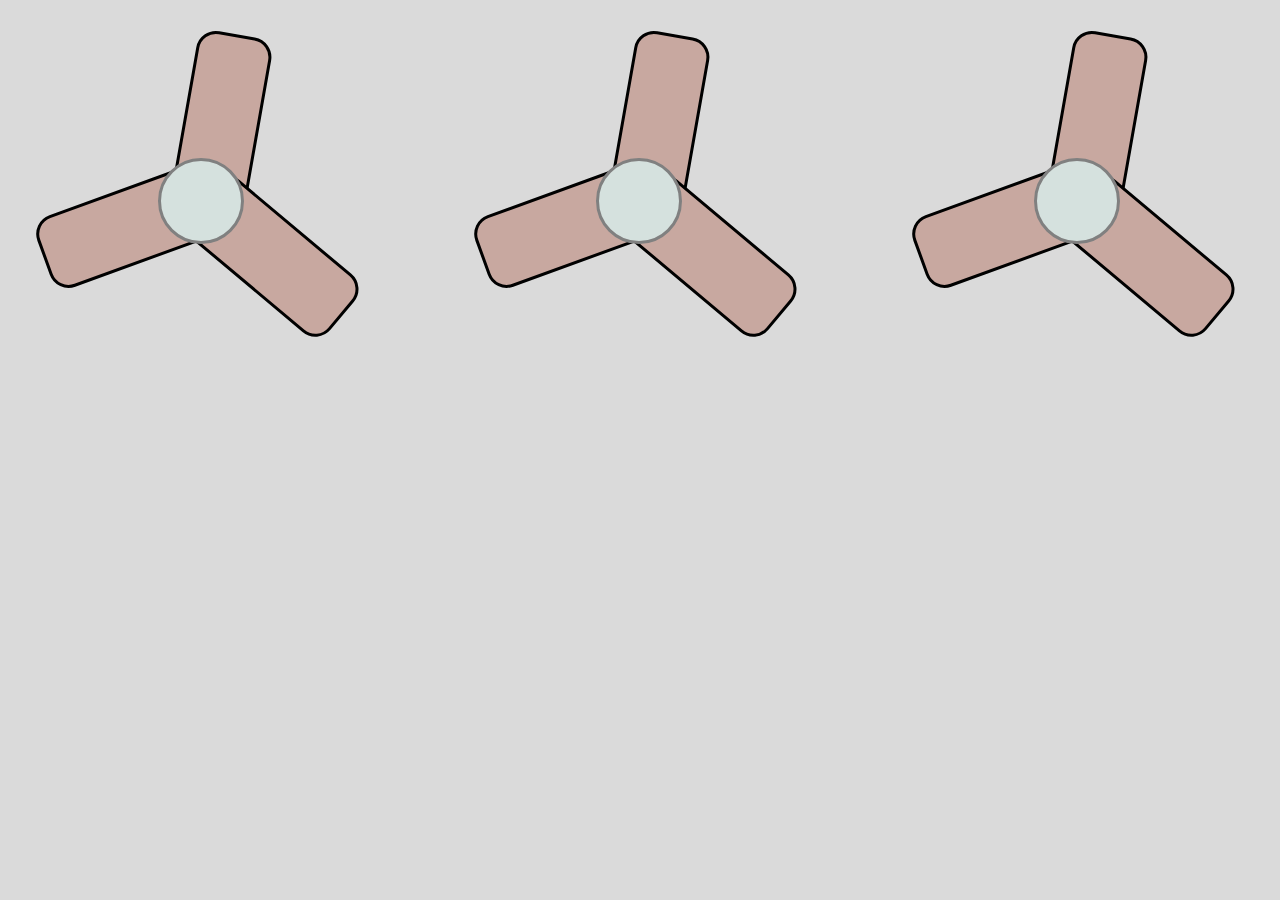
<file: fan.html>
<!DOCTYPE html>
<html lang="en">

<head>
    <meta charset="UTF-8">
    <meta name="viewport" content="width=device-width, initial-scale=1.0">
    <title>Fan Project</title>

    <style>

        body{
            background-color: rgba(128, 128, 128, 0.288);
        }

        .main-div{
            display: flex;
            justify-content: center;
            gap: 50px;
        }
        .main {
            position: relative;
            width: 400px;
            height: 400px;
            animation: rotateFan 1s linear infinite;
        }

        @keyframes rotateFan {
            0% {
                rotate: 0deg;
            }

            100% {
                rotate: 360deg;
            }
        }



        .fan-circle {
            height: 80px;
            width: 80px;
            border-radius: 100%;
            background-color: #d5e1de;
            border: 3px solid grey;
            position: absolute;
            top: 150px;
            left: 150px;
            z-index: 10;
        }

        .fan1 {
            background-color: #C8A8A0;
            border: 3px solid black;
            height: 70px;
            width: 180px;
            border-radius: 20px;
            position: absolute;
            top: 180px;
            left: 30px;
            rotate: 160deg;
        }

        .fan2 {
            background-color: #C8A8A0;
            border: 3px solid black;
            height: 70px;
            width: 180px;
            border-radius: 20px;
            position: absolute;
            top: 80px;
            left: 120px;
            rotate: 100deg;
        }

        .fan3 {
            background-color: #C8A8A0;
            border: 3px solid black;
            height: 70px;
            width: 180px;
            border-radius: 20px;
            position: absolute;
            top: 210px;
            left: 170px;
            rotate: 220deg;
        }
    </style>
</head>

<body>

    <div class="main-div">
        <div class="main">
            <div class="fan1"></div>
            <div class="fan2"></div>
            <div class="fan3"></div>
            <div class="fan-circle"></div>
        </div>

        <div class="main">
            <div class="fan1"></div>
            <div class="fan2"></div>
            <div class="fan3"></div>
            <div class="fan-circle"></div>
        </div>

        <div class="main">
            <div class="fan1"></div>
            <div class="fan2"></div>
            <div class="fan3"></div>
            <div class="fan-circle"></div>
        </div>
    </div>

</body>

</html>
</file>
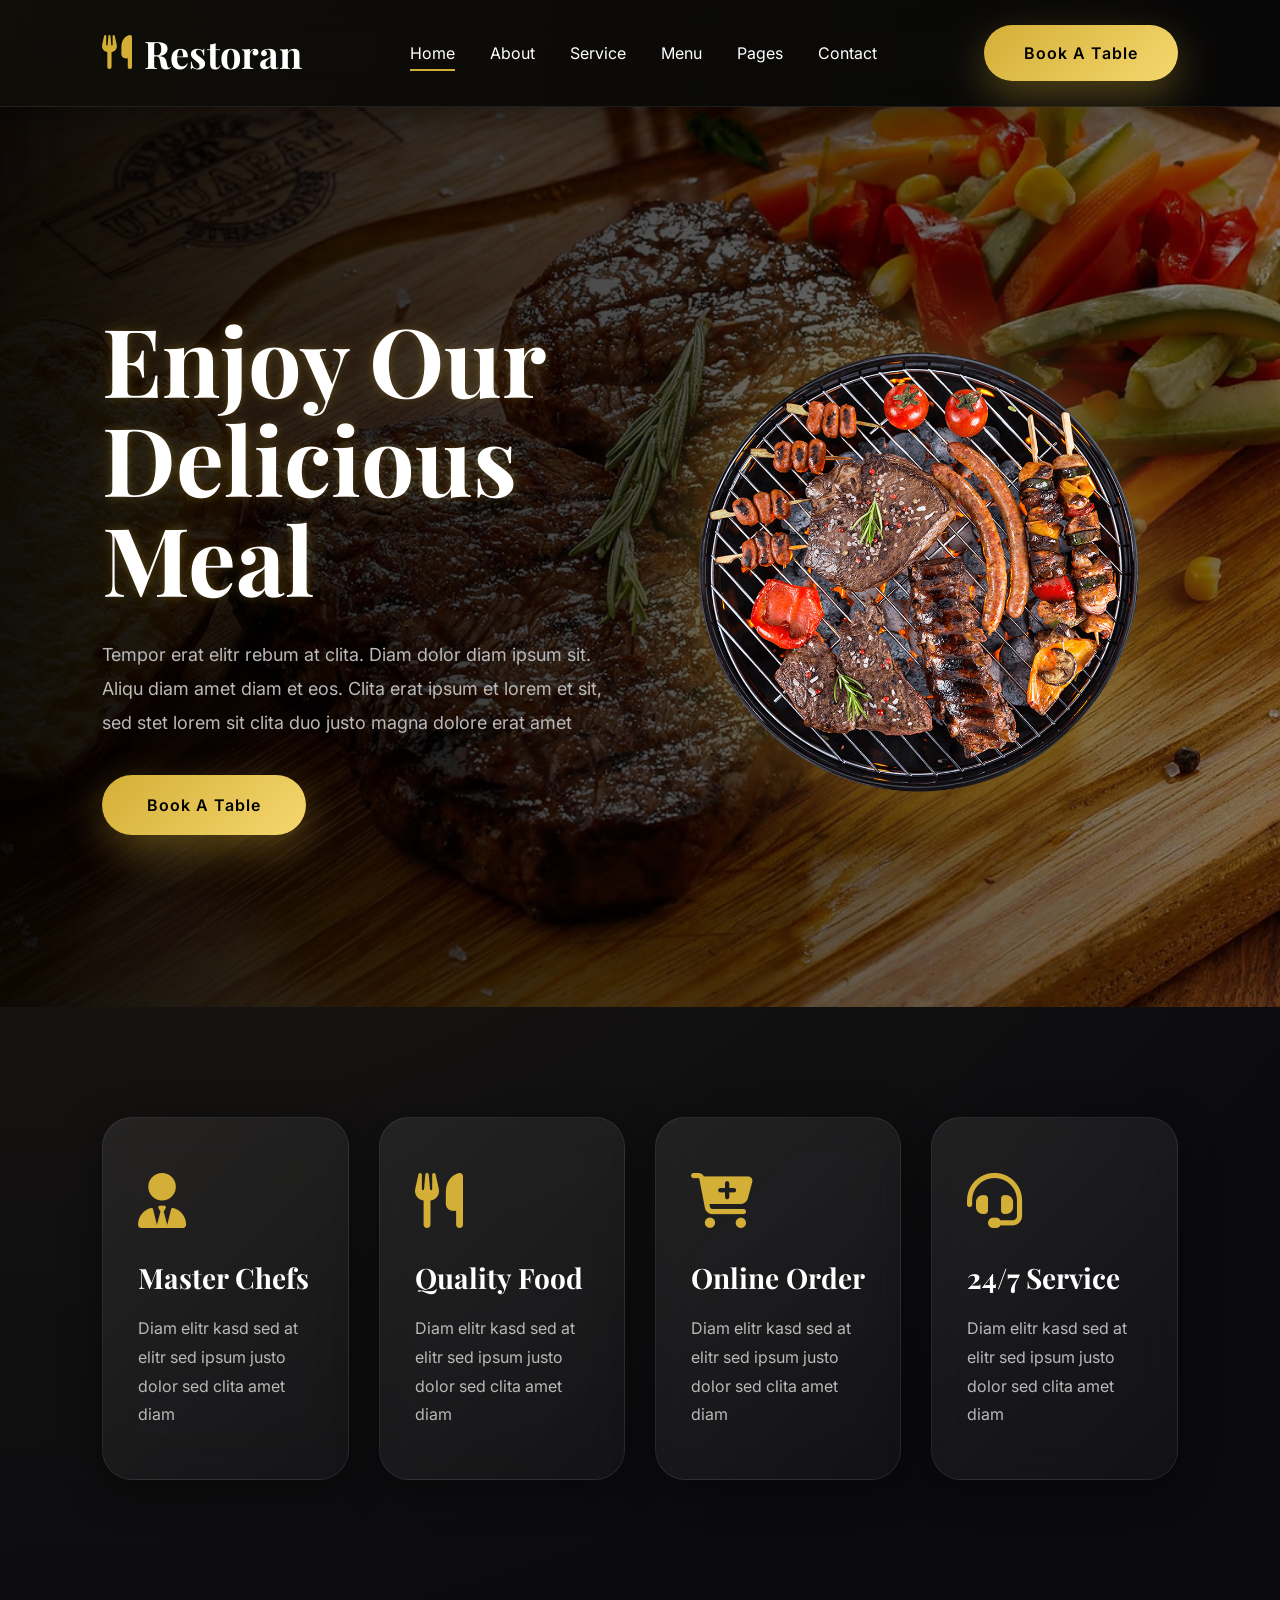
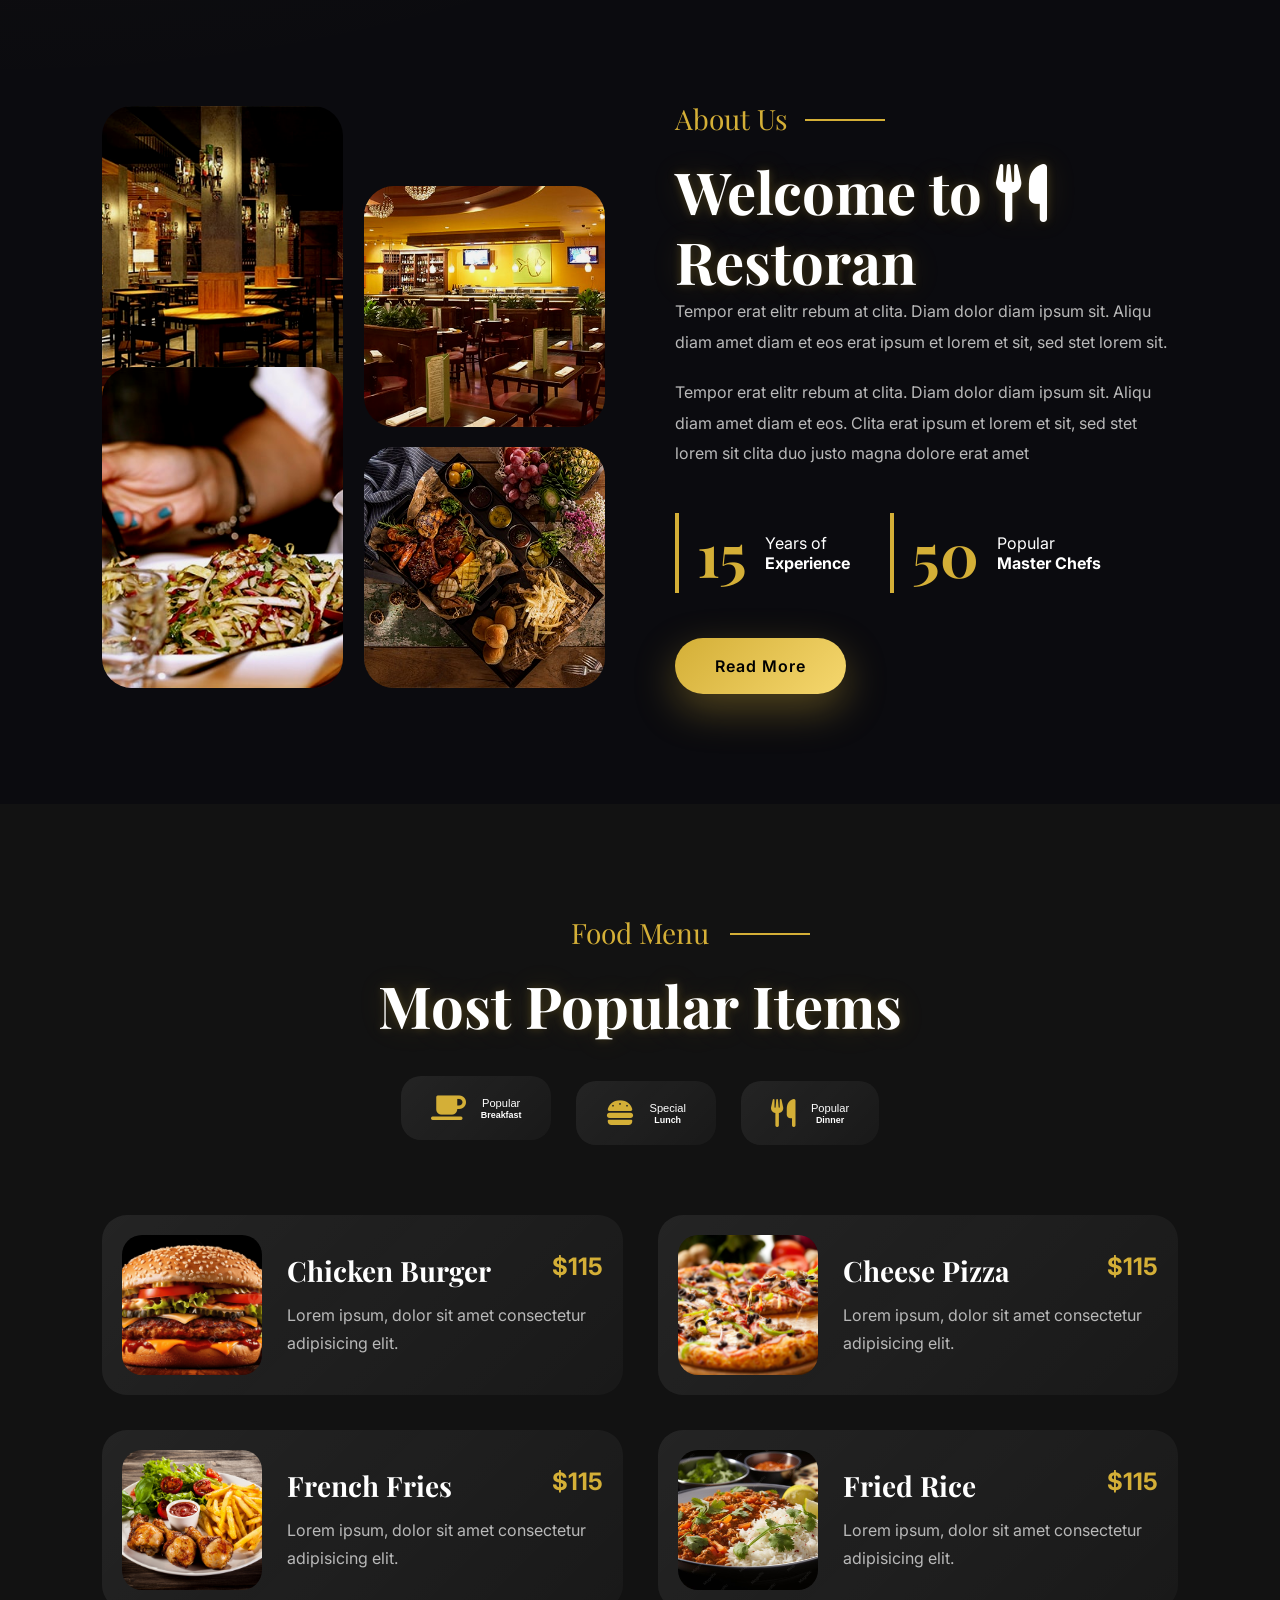
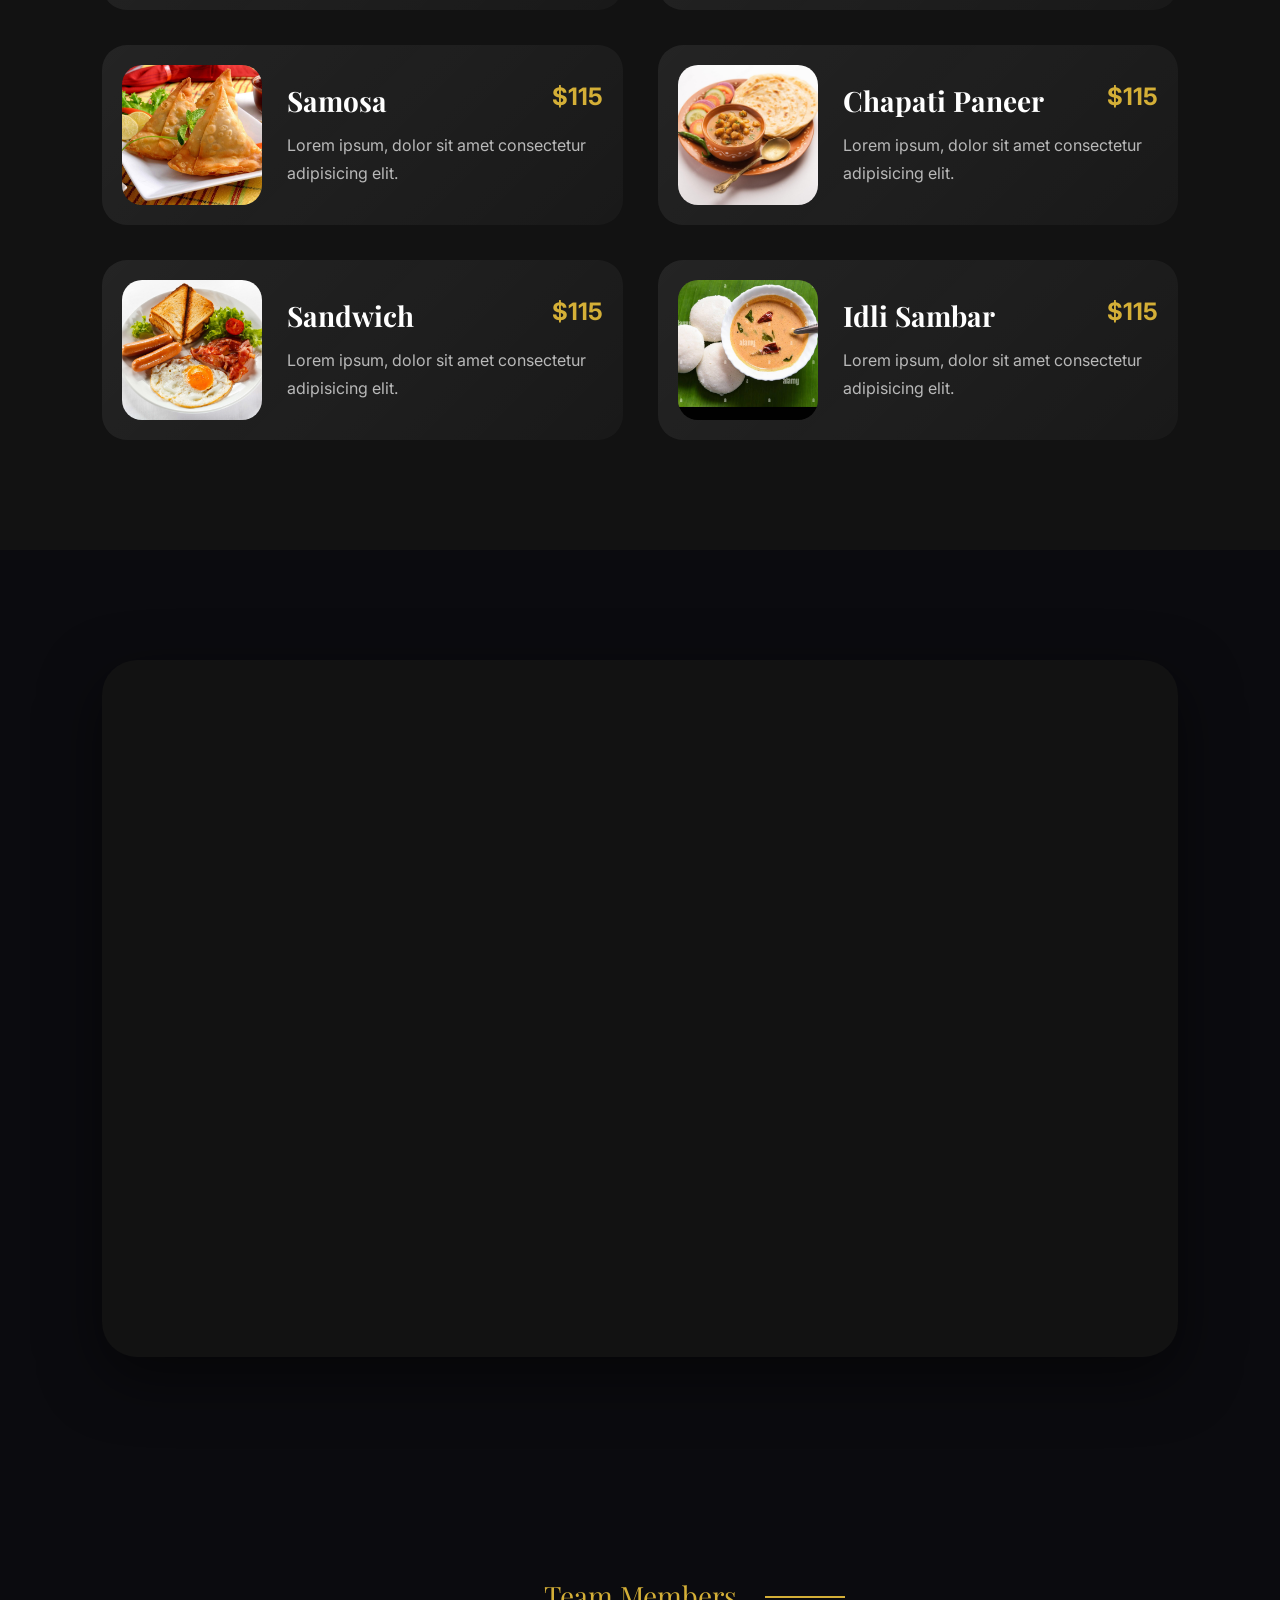
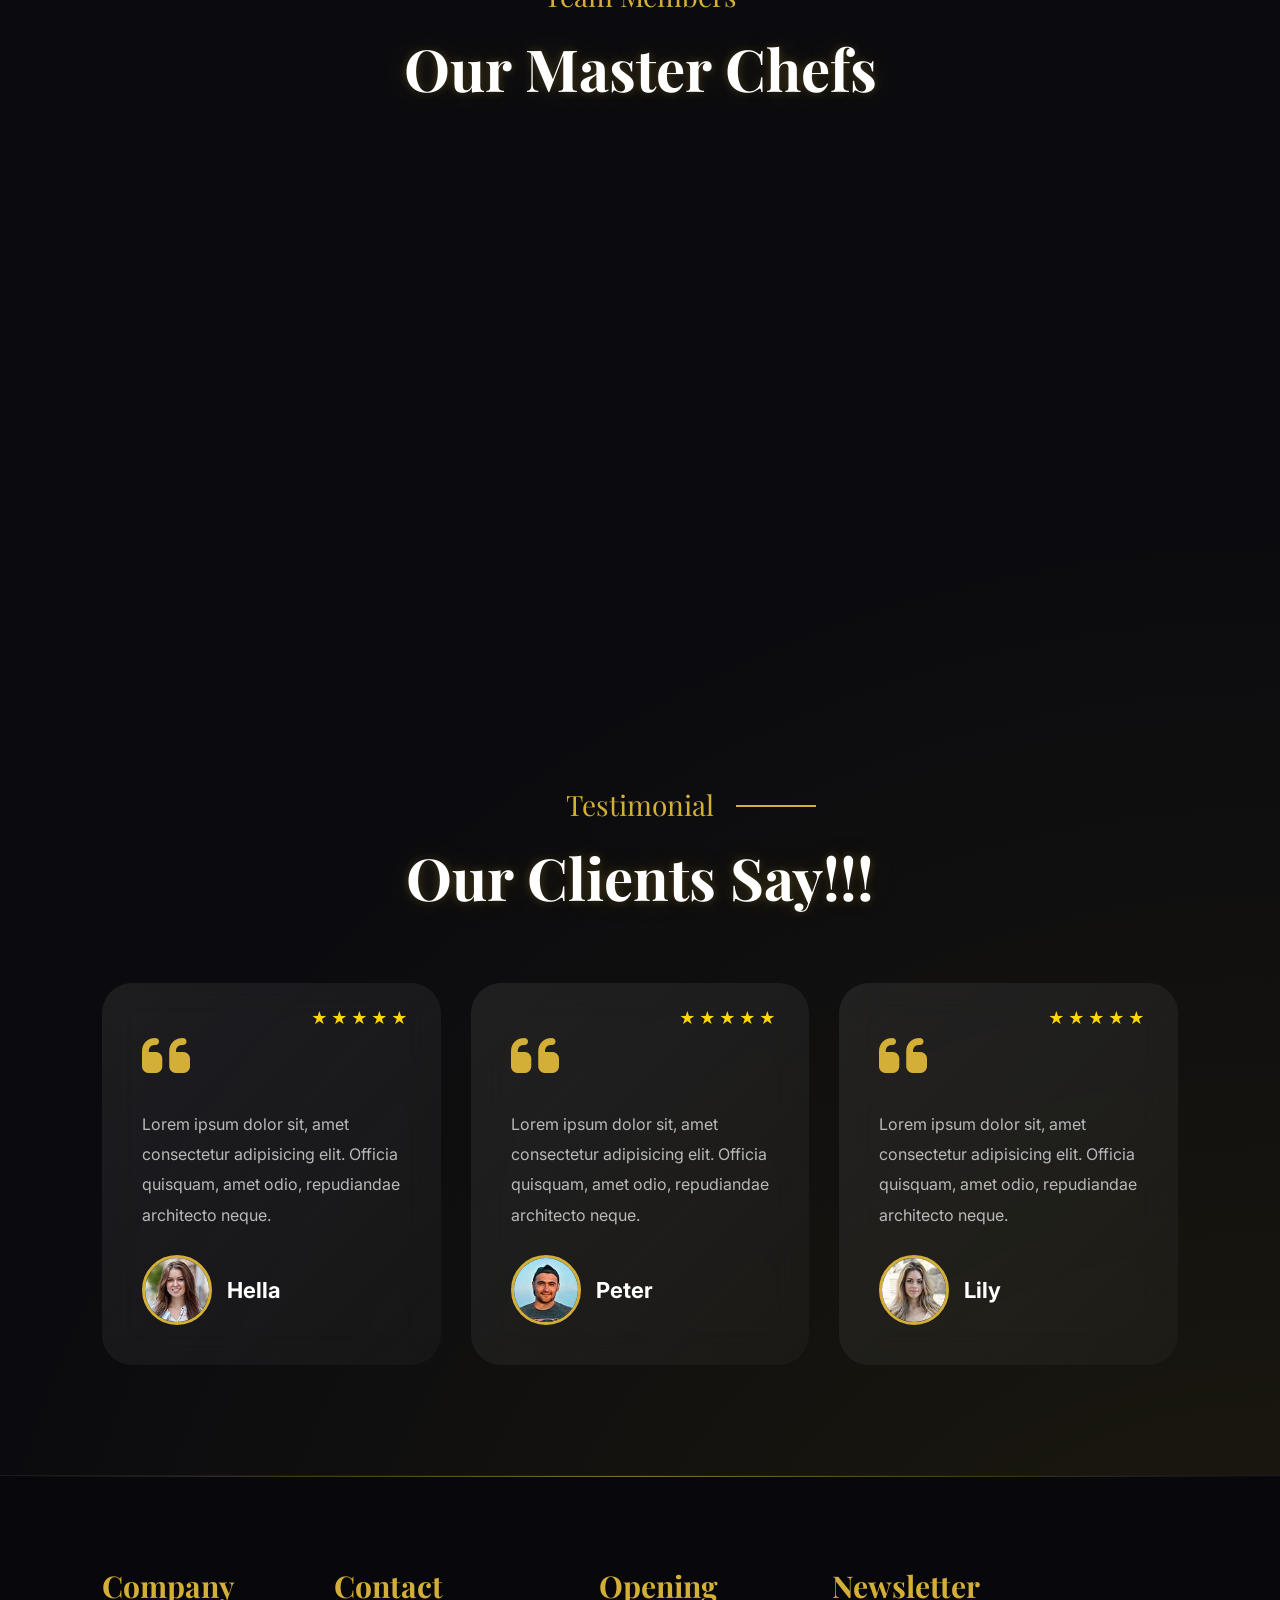
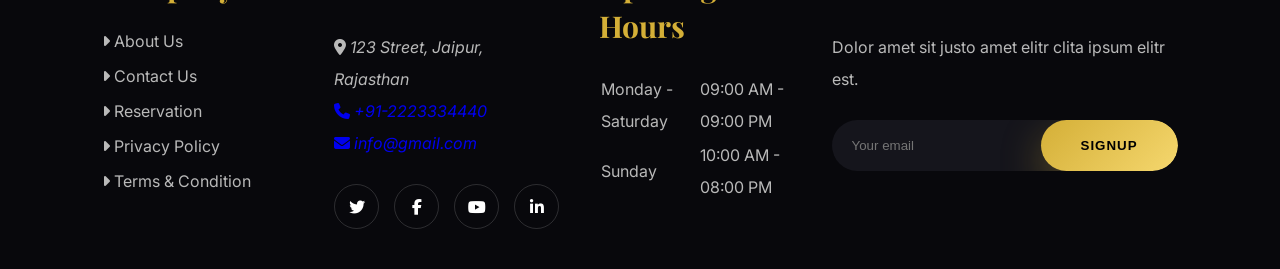
<file: newsite.html>
<!DOCTYPE html>
<html lang="en">

<head>
    <meta charset="UTF-8">
    <meta name="viewport" content="width=device-width, initial-scale=1.0">
    <title>Restoran | Premium Dining Experience</title>
    <!-- Font Awesome 6+ via CDN -->
    <link rel="stylesheet" href="https://cdnjs.cloudflare.com/ajax/libs/font-awesome/6.4.0/css/all.min.css" />
    <!-- Google Fonts: Inter & Playfair Display for a ultra-luxurious typography look -->
    <link rel="preconnect" href="https://fonts.googleapis.com">
    <link rel="preconnect" href="https://fonts.gstatic.com" crossorigin>
    <link href="https://fonts.googleapis.com/css2?family=Inter:wght@300;400;500;600&family=Playfair+Display:ital,wght@0,400;0,700;1,400&display=swap" rel="stylesheet">
    <!-- Animate.css -->
    <link rel="stylesheet" href="https://cdnjs.cloudflare.com/ajax/libs/animate.css/4.1.1/animate.min.css" />
    <link rel="stylesheet" href="./newsite.css">
</head>

<body>

    <div class="site-wrapper">

        <!-- HEADER SECTION -->
        <header class="header">
            <div class="header__logo">
                <i class="fa-solid fa-utensils"></i>
                <span class="header__brand">Restoran</span>
            </div>
            <nav class="header__nav">
                <ul class="header__menu">
                    <li class="header__item"><a href="#" class="header__link header__link--active">Home</a></li>
                    <li class="header__item"><a href="#" class="header__link">About</a></li>
                    <li class="header__item"><a href="#" class="header__link">Service</a></li>
                    <li class="header__item"><a href="#" class="header__link">Menu</a></li>
                    <li class="header__item"><a href="#" class="header__link">Pages</a></li>
                    <li class="header__item"><a href="#" class="header__link">Contact</a></li>
                </ul>
            </nav>
            <div class="header__action">
                <a href="#reservation" class="btn btn--primary">Book A Table</a>
            </div>
        </header>

        <main>
            <!-- HERO / BANNER SECTION -->
            <section class="hero">
                <div class="hero__bg">
                    <img src="./bg-hero.jpg" alt="Restaurant Ambiance Background">
                </div>
                <div class="hero__container">
                    <div class="hero__content wow animate__animated animate__fadeInUp" data-wow-delay="0.2s">
                        <h1 class="hero__title">Enjoy Our<br>Delicious Meal</h1>
                        <p class="hero__description">Tempor erat elitr rebum at clita. Diam dolor diam ipsum sit. Aliqu diam amet diam et eos. Clita erat ipsum et lorem et sit, sed stet lorem sit clita duo justo magna dolore erat amet</p>
                        <a href="#reservation" class="btn btn--primary btn--large">Book A Table</a>
                    </div>
                    <div class="hero__graphic-wrap">
                        <img src="./hero img.png" alt="Signature Gourmet Dish" class="hero__dish-img">
                    </div>
                </div>
            </section>

            <!-- FEATURES / INFO CARD SECTION -->
            <section class="features">
                <div class="features__grid">
                    <article class="feature-card wow animate__animated animate__fadeInUp" data-wow-delay="0.2s">
                        <div class="feature-card__icon"><i class="fa-solid fa-user-tie"></i></div>
                        <h2 class="feature-card__title">Master Chefs</h2>
                        <p class="feature-card__text">Diam elitr kasd sed at elitr sed ipsum justo dolor sed clita amet diam</p>
                    </article>
                    <article class="feature-card wow animate__animated animate__fadeInUp" data-wow-delay="0.4s">
                        <div class="feature-card__icon"><i class="fa-solid fa-utensils"></i></div>
                        <h2 class="feature-card__title">Quality Food</h2>
                        <p class="feature-card__text">Diam elitr kasd sed at elitr sed ipsum justo dolor sed clita amet diam</p>
                    </article>
                    <article class="feature-card wow animate__animated animate__fadeInUp" data-wow-delay="0.6s">
                        <div class="feature-card__icon"><i class="fa-solid fa-cart-plus"></i></div>
                        <h2 class="feature-card__title">Online Order</h2>
                        <p class="feature-card__text">Diam elitr kasd sed at elitr sed ipsum justo dolor sed clita amet diam</p>
                    </article>
                    <article class="feature-card wow animate__animated animate__fadeInUp" data-wow-delay="0.8s">
                        <div class="feature-card__icon"><i class="fa-solid fa-headset"></i></div>
                        <h2 class="feature-card__title">24/7 Service</h2>
                        <p class="feature-card__text">Diam elitr kasd sed at elitr sed ipsum justo dolor sed clita amet diam</p>
                    </article>
                </div>
            </section>

            <!-- ABOUT SECTION -->
            <section class="about">
                <div class="about__grid">
                    <!-- Left Dynamic Collage Group -->
                    <div class="about__collage">
                        <div class="about__img-box about__img-box--1 wow animate__animated animate__zoomIn" data-wow-duration="1.5s" data-wow-delay="0.2s">
                            <img src="./about-1.jpg" alt="Kitchen Prep">
                        </div>
                        <div class="about__img-box about__img-box--2 wow animate__animated animate__zoomIn" data-wow-duration="1.5s" data-wow-delay="0.5s">
                            <img src="./about-2.jpg" alt="Plating Dish">
                        </div>
                        <div class="about__img-box about__img-box--3 wow animate__animated animate__zoomIn" data-wow-duration="1.5s" data-wow-delay="0.2s">
                            <img src="./about-3.jpg" alt="Restaurant Interior">
                        </div>
                        <div class="about__img-box about__img-box--4 wow animate__animated animate__zoomIn" data-wow-duration="1.5s" data-wow-delay="0.5s">
                            <img src="./about-4.jpg" alt="Happy Diners">
                        </div>
                    </div>
                    
                    <!-- Right Content Group -->
                    <div class="about__content">
                        <span class="section-subtitle">About Us</span>
                        <h2 class="section-title">Welcome to <i class="fa-solid fa-utensils"></i> Restoran</h2>
                        <p class="about__text">Tempor erat elitr rebum at clita. Diam dolor diam ipsum sit. Aliqu diam amet diam et eos erat ipsum et lorem et sit, sed stet lorem sit.</p>
                        <p class="about__text">Tempor erat elitr rebum at clita. Diam dolor diam ipsum sit. Aliqu diam amet diam et eos. Clita erat ipsum et lorem et sit, sed stet lorem sit clita duo justo magna dolore erat amet</p>
                        
                        <div class="about__stats">
                            <div class="about__stat-item">
                                <span class="about__stat-number">15</span>
                                <div class="about__stat-label">
                                    <p>Years of</p>
                                    <strong>Experience</strong>
                                </div>
                            </div>
                            <div class="about__stat-item">
                                <span class="about__stat-number">50</span>
                                <div class="about__stat-label">
                                    <p>Popular</p>
                                    <strong>Master Chefs</strong>
                                </div>
                            </div>
                        </div>
                        <a href="#" class="btn btn--primary">Read More</a>
                    </div>
                </div>
            </section>

            <!-- FOOD MENU SECTION -->
            <section class="menu">
                <div class="menu__header wow animate__animated animate__fadeInUp" data-wow-delay="0.2s">
                    <span class="section-subtitle">Food Menu</span>
                    <h2 class="section-title">Most Popular Items</h2>
                    
                    <!-- Categories Nav -->
                    <div class="menu__tabs">
                        <button class="menu__tab-btn menu__tab-btn--active">
                            <i class="fa-solid fa-mug-saucer"></i>
                            <div>
                                <small>Popular</small>
                                <h6>Breakfast</h6>
                            </div>
                        </button>
                        <button class="menu__tab-btn">
                            <i class="fa-solid fa-burger"></i>
                            <div>
                                <small>Special</small>
                                <h6>Lunch</h6>
                            </div>
                        </button>
                        <button class="menu__tab-btn">
                            <i class="fa-solid fa-utensils"></i>
                            <div>
                                <small>Popular</small>
                                <h6>Dinner</h6>
                            </div>
                        </button>
                    </div>
                </div>

                <!-- Menu Display Grid -->
                <div class="menu__grid wow animate__animated animate__fadeInUp" data-wow-delay="0.2s">
                    <!-- Item 1 -->
                    <article class="menu__card">
                        <div class="menu__img-wrap"><img src="./b-1.jpg" alt="Chicken Burger"></div>
                        <div class="menu__info">
                            <div class="menu__meta">
                                <h4 class="menu__item-title">Chicken Burger</h4>
                                <span class="menu__price">$115</span>
                            </div>
                            <p class="menu__desc">Lorem ipsum, dolor sit amet consectetur adipisicing elit.</p>
                        </div>
                    </article>
                    <!-- Item 2 -->
                    <article class="menu__card">
                        <div class="menu__img-wrap"><img src="./b-2.jpg" alt="Cheese Pizza"></div>
                        <div class="menu__info">
                            <div class="menu__meta">
                                <h4 class="menu__item-title">Cheese Pizza</h4>
                                <span class="menu__price">$115</span>
                            </div>
                            <p class="menu__desc">Lorem ipsum, dolor sit amet consectetur adipisicing elit.</p>
                        </div>
                    </article>
                    <!-- Item 3 -->
                    <article class="menu__card">
                        <div class="menu__img-wrap"><img src="./b-3.jpg" alt="French Fries"></div>
                        <div class="menu__info">
                            <div class="menu__meta">
                                <h4 class="menu__item-title">French Fries</h4>
                                <span class="menu__price">$115</span>
                            </div>
                            <p class="menu__desc">Lorem ipsum, dolor sit amet consectetur adipisicing elit.</p>
                        </div>
                    </article>
                    <!-- Item 4 -->
                    <article class="menu__card">
                        <div class="menu__img-wrap"><img src="./b-4.jpg" alt="Fried Rice"></div>
                        <div class="menu__info">
                            <div class="menu__meta">
                                <h4 class="menu__item-title">Fried Rice</h4>
                                <span class="menu__price">$115</span>
                            </div>
                            <p class="menu__desc">Lorem ipsum, dolor sit amet consectetur adipisicing elit.</p>
                        </div>
                    </article>
                    <!-- Item 5 -->
                    <article class="menu__card">
                        <div class="menu__img-wrap"><img src="./b-5.jpg" alt="Samosa"></div>
                        <div class="menu__info">
                            <div class="menu__meta">
                                <h4 class="menu__item-title">Samosa</h4>
                                <span class="menu__price">$115</span>
                            </div>
                            <p class="menu__desc">Lorem ipsum, dolor sit amet consectetur adipisicing elit.</p>
                        </div>
                    </article>
                    <!-- Item 6 -->
                    <article class="menu__card">
                        <div class="menu__img-wrap"><img src="./b-6.jpg" alt="Chapati Paneer"></div>
                        <div class="menu__info">
                            <div class="menu__meta">
                                <h4 class="menu__item-title">Chapati Paneer</h4>
                                <span class="menu__price">$115</span>
                            </div>
                            <p class="menu__desc">Lorem ipsum, dolor sit amet consectetur adipisicing elit.</p>
                        </div>
                    </article>
                    <!-- Item 7 -->
                    <article class="menu__card">
                        <div class="menu__img-wrap"><img src="./b-7.jpg" alt="Sandwich"></div>
                        <div class="menu__info">
                            <div class="menu__meta">
                                <h4 class="menu__item-title">Sandwich</h4>
                                <span class="menu__price">$115</span>
                            </div>
                            <p class="menu__desc">Lorem ipsum, dolor sit amet consectetur adipisicing elit.</p>
                        </div>
                    </article>
                    <!-- Item 8 -->
                    <article class="menu__card">
                        <div class="menu__img-wrap"><img src="./b-8.jpg" alt="Idli Sambar"></div>
                        <div class="menu__info">
                            <div class="menu__meta">
                                <h4 class="menu__item-title">Idli Sambar</h4>
                                <span class="menu__price">$115</span>
                            </div>
                            <p class="menu__desc">Lorem ipsum, dolor sit amet consectetur adipisicing elit.</p>
                        </div>
                    </article>
                </div>
            </section>

            <!-- BOOKING SECTION -->
            <section id="reservation" class="booking">
                <div class="booking__container">
                    <div class="booking__video-panel wow animate__animated animate__slideInLeft" data-wow-delay="0.3s">
                        <img src="./book-table-image.avif" alt="Culinary Experience Preview">
                    </div>
                    <div class="booking__form-panel wow animate__animated animate__slideInRight" data-wow-delay="0.3s">
                        <span class="section-subtitle">Reservation</span>
                        <h2 class="section-title section-title--white">Book A Table Online</h2>
                        <form class="booking__form">
                            <div class="booking__input-group">
                                <input placeholder="Your Name" type="text" required>
                                <input placeholder="Your Email" type="email" required>
                            </div>
                            <div class="booking__input-group">
                                <input type="datetime-local" required>
                                <input placeholder="No. Of People" type="number" min="1" required>
                            </div>
                            <textarea placeholder="Special Request" rows="4"></textarea>
                            <button type="submit" class="btn btn--primary btn--block">Book Now</button>
                        </form>
                    </div>
                </div>
            </section>

            <!-- TEAM SECTION -->
            <section class="team">
                <div class="team__header">
                    <span class="section-subtitle">Team Members</span>
                    <h2 class="section-title">Our Master Chefs</h2>
                </div>
                <div class="team__grid">
                    <!-- Chef 1 -->
                    <div class="team__card wow animate__animated animate__fadeInUp" data-wow-delay="0.2s">
                        <div class="team__img-container"><img src="./team-1.jpg" alt="Chef Tom Parker"></div>
                        <h4 class="team__name">Tom Parker</h4>
                        <small class="team__designation">Executive Chef</small>
                    </div>
                    <!-- Chef 2 -->
                    <div class="team__card wow animate__animated animate__fadeInUp" data-wow-delay="0.4s">
                        <div class="team__img-container"><img src="./team-2.jpg" alt="Chef Dmitri"></div>
                        <h4 class="team__name">Dmitri</h4>
                        <small class="team__designation">Sous Chef</small>
                    </div>
                    <!-- Chef 3 -->
                    <div class="team__card wow animate__animated animate__fadeInUp" data-wow-delay="0.6s">
                        <div class="team__img-container"><img src="./team-3.jpg" alt="Chef Dion"></div>
                        <h4 class="team__name">Dion</h4>
                        <small class="team__designation">Pastry Chef</small>
                    </div>
                    <!-- Chef 4 -->
                    <div class="team__card wow animate__animated animate__fadeInUp" data-wow-delay="0.8s">
                        <div class="team__img-container"><img src="./team-4.jpg" alt="Chef Fabien"></div>
                        <h4 class="team__name">Fabien</h4>
                        <small class="team__designation">Line Cook</small>
                    </div>
                </div>
            </section>

            <!-- TESTIMONIAL SECTION -->
            <section class="testimonials">
                <div class="testimonials__header">
                    <span class="section-subtitle">Testimonial</span>
                    <h2 class="section-title">Our Clients Say!!!</h2>
                </div>
                <div class="testimonials__grid">
                    <!-- Review 1 -->
                    <div class="review-item">
                        <div class="review-item__quote"><i class="fa-solid fa-quote-left"></i></div>
                        <p class="review-item__text">Lorem ipsum dolor sit, amet consectetur adipisicing elit. Officia quisquam, amet odio, repudiandae architecto neque.</p>
                        <div class="review-item__profile">
                            <img src="./testimonial-1.jpg" alt="Hella">
                            <h5 class="review-item__name">Hella</h5>
                        </div>
                    </div>
                    <!-- Review 2 -->
                    <div class="review-item">
                        <div class="review-item__quote"><i class="fa-solid fa-quote-left"></i></div>
                        <p class="review-item__text">Lorem ipsum dolor sit, amet consectetur adipisicing elit. Officia quisquam, amet odio, repudiandae architecto neque.</p>
                        <div class="review-item__profile">
                            <img src="./testimonial-3.jpg" alt="Peter">
                            <h5 class="review-item__name">Peter</h5>
                        </div>
                    </div>
                    <!-- Review 3 -->
                    <div class="review-item">
                        <div class="review-item__quote"><i class="fa-solid fa-quote-left"></i></div>
                        <p class="review-item__text">Lorem ipsum dolor sit, amet consectetur adipisicing elit. Officia quisquam, amet odio, repudiandae architecto neque.</p>
                        <div class="review-item__profile">
                            <img src="./testimonial-4.jpg" alt="Lily">
                            <h5 class="review-item__name">Lily</h5>
                        </div>
                    </div>
                </div>
            </section>
        </main>

        <!-- FOOTER SECTION -->
        <footer class="footer">
            <div class="footer__grid">
                <div class="footer__col">
                    <h4 class="footer__title">Company</h4>
                    <ul class="footer__links">
                        <li><a href="#"><i class="fa-solid fa-caret-right"></i> About Us</a></li>
                        <li><a href="#"><i class="fa-solid fa-caret-right"></i> Contact Us</a></li>
                        <li><a href="#"><i class="fa-solid fa-caret-right"></i> Reservation</a></li>
                        <li><a href="#"><i class="fa-solid fa-caret-right"></i> Privacy Policy</a></li>
                        <li><a href="#"><i class="fa-solid fa-caret-right"></i> Terms & Condition</a></li>
                    </ul>
                </div>

                <div class="footer__col">
                    <h4 class="footer__title">Contact</h4>
                    <address class="footer__address">
                        <p><i class="fa-solid fa-location-dot"></i> 123 Street, Jaipur, Rajasthan</p>
                        <p><a href="tel:+912223334440"><i class="fa-solid fa-phone"></i> +91-2223334440</a></p>
                        <p><a href="mailto:info@gmail.com"><i class="fa-solid fa-envelope"></i> info@gmail.com</a></p>
                    </address>
                    <div class="footer__socials">
                        <a href="#" class="footer__social-icon"><i class="fa-brands fa-twitter"></i></a>
                        <a href="#" class="footer__social-icon"><i class="fa-brands fa-facebook-f"></i></a>
                        <a href="#" class="footer__social-icon"><i class="fa-brands fa-youtube"></i></a>
                        <a href="#" class="footer__social-icon"><i class="fa-brands fa-linkedin-in"></i></a>
                    </div>
                </div>

                <div class="footer__col">
                    <h4 class="footer__title">Opening Hours</h4>
                    <table class="footer__hours">
                        <tr>
                            <td>Monday - Saturday</td>
                            <td>09:00 AM - 09:00 PM</td>
                        </tr>
                        <tr>
                            <td>Sunday</td>
                            <td>10:00 AM - 08:00 PM</td>
                        </tr>
                    </table>
                </div>

                <div class="footer__col">
                    <h4 class="footer__title">Newsletter</h4>
                    <p class="footer__text">Dolor amet sit justo amet elitr clita ipsum elitr est.</p>
                    <form class="footer__newsletter">
                        <input placeholder="Your email" type="email" required>
                        <button type="submit" class="btn btn--primary">SIGNUP</button>
                    </form>
                </div>
            </div>
        </footer>

    </div>

    <!-- WOW JS and initialization Script -->
    <script src="https://cdnjs.cloudflare.com/ajax/libs/wow/1.1.2/wow.min.js"></script>
    <script>
        new WOW({
            animateClass: 'animate__animated'
        }).init();
    </script>
</body>

</html>
</file>
<file: newsite.css>
@import url('https://fonts.googleapis.com/css2?family=Inter:wght@300;400;500;600;700&family=Playfair+Display:wght@400;500;600;700;800&display=swap');
*{
    margin:0;
    padding:0;
    box-sizing:border-box;
    scroll-behavior:smooth;
}

:root{
    --gold:#d4af37;
    --gold-light:#f5d76e;
    --dark:#080808;
    --dark-light:#121212;
    --white:#ffffff;
    --gray:#b9b9b9;
    --glass:rgba(255,255,255,0.06);
}

body{
    font-family:'Inter',sans-serif;
    overflow-x:hidden;
    color:var(--white);

    background:
    radial-gradient(circle at top left, rgba(212,175,55,0.12), transparent 25%),
    radial-gradient(circle at bottom right, rgba(255,215,0,0.08), transparent 20%),
    #0b0b0f;
}

img{
    width:100%;
    display:block;
}

a{
    text-decoration:none;
}

ul{
    list-style:none;
}

section{
    padding:110px 8%;
}

.section-subtitle{
    color:var(--gold);
    font-size:28px;
    font-family:'Playfair Display',serif;
    position:relative;
    display:inline-block;
    margin-bottom:20px;
}

.section-subtitle::after{
    content:"";
    position:absolute;
    width:80px;
    height:2px;
    background:var(--gold);
    top:50%;
    left:115%;
}

.section-title{
    font-size:58px;
    line-height:1.2;
    font-family:'Playfair Display',serif;

    text-shadow:
    0 0 10px rgba(212,175,55,0.25),
    0 0 30px rgba(212,175,55,0.15);
}

.section-title--white{
    color:white;
}

.btn{
    display:inline-flex;
    align-items:center;
    justify-content:center;
    border:none;
    cursor:pointer;
    transition:0.5s;
    font-weight:600;
    letter-spacing:1px;
}

.btn--primary{
    position:relative;
    overflow:hidden;

    padding:18px 40px;
    border-radius:50px;

    background:
    linear-gradient(
        135deg,
        var(--gold),
        var(--gold-light)
    );

    color:black;

    box-shadow:
    0 15px 40px rgba(212,175,55,0.35);
}

.btn--primary:hover{
    transform:translateY(-5px);

    box-shadow:
    0 20px 60px rgba(212,175,55,0.45);
}

.btn--primary::before{
    content:"";
    position:absolute;
    top:0;
    left:-120%;
    width:100%;
    height:100%;

    background:
    linear-gradient(
        120deg,
        transparent,
        rgba(255,255,255,0.6),
        transparent
    );

    transition:0.8s;
}

.btn--primary:hover::before{
    left:120%;
}

.btn--large{
    padding:20px 45px;
}

.btn--block{
    width:100%;
}

.header{
    /* position:fixed;
    top:0;
    left:0; */
    width:100%;

    padding:25px 8%;

    display:flex;
    justify-content:space-between;
    align-items:center;

    z-index:1000;

    background:rgba(0,0,0,0.55);
    backdrop-filter:blur(16px);

    border-bottom:
    1px solid rgba(255,255,255,0.08);

    box-shadow:
    0 10px 35px rgba(0,0,0,0.4);
}

.header__logo{
    display:flex;
    align-items:center;
    gap:12px;
}

.header__logo i{
    color:var(--gold);
    font-size:34px;
}

.header__brand{
    font-size:38px;
    font-weight:700;
    font-family:'Playfair Display',serif;
}

.header__menu{
    display:flex;
    gap:35px;
}

.header__link{
    color:white;
    position:relative;
    transition:0.4s;
}

.header__link:hover{
    color:var(--gold);
}

.header__link::after{
    content:"";
    position:absolute;
    left:0;
    bottom:-8px;

    width:0;
    height:2px;

    background:var(--gold);
    transition:0.5s;
}

.header__link:hover::after,
.header__link--active::after{
    width:100%;
}

.hero{
    min-height:100vh;
    position:relative;
    display:flex;
    align-items:center;
    padding-top:140px;
}

.hero__bg{
    position:absolute;
    inset:0;
    z-index:-2;
}

.hero__bg img{
    width:100%;
    height:100%;
    object-fit:cover;
}

.hero::after{
    content:"";
    position:absolute;
    inset:0;

    background:
    linear-gradient(
        to right,
        rgba(0,0,0,0.92),
        rgba(0,0,0,0.45)
    );

    z-index:-1;
}

.hero__container{
    display:grid;
    grid-template-columns:1fr 1fr;
    align-items:center;
    gap:40px;
    width:100%;
}

.hero__title{
    font-size:95px;
    line-height:1.05;
    margin-bottom:30px;
    font-family:'Playfair Display',serif;

    text-shadow:
    0 0 10px rgba(212,175,55,0.25),
    0 0 30px rgba(212,175,55,0.15);
}

.hero__description{
    color:var(--gray);
    line-height:1.9;
    font-size:18px;
    margin-bottom:35px;
    max-width:650px;
}

.hero__graphic-wrap{
    display:flex;
    justify-content:center;
}

.hero__dish-img{
    width:85%;

    filter:
    drop-shadow(0 0 50px rgba(212,175,55,0.45));

    animation:
    rotateDish 30s linear infinite,
    floatingDish 5s ease-in-out infinite;
}

@keyframes rotateDish{
    100%{
        transform:rotate(360deg);
    }
}

@keyframes floatingDish{
    0%{
        translate:0 0;
    }

    50%{
        translate:0 -20px;
    }

    100%{
        translate:0 0;
    }
}

.features__grid{
    display:grid;
    grid-template-columns:repeat(4,1fr);
    gap:30px;
}

.feature-card{
    padding:50px 35px;
    border-radius:30px;

    backdrop-filter:blur(18px);

    background:
    linear-gradient(
        135deg,
        rgba(255,255,255,0.08),
        rgba(255,255,255,0.03)
    );

    border:
    1px solid rgba(255,255,255,0.08);

    box-shadow:
    0 10px 40px rgba(0,0,0,0.45);

    transition:0.5s;
}

.feature-card:hover{
    transform:
    translateY(-12px)
    scale(1.02);

    border-color:
    rgba(212,175,55,0.5);

    box-shadow:
    0 25px 60px rgba(0,0,0,0.55),
    0 0 25px rgba(212,175,55,0.18);
}

.feature-card__icon{
    font-size:55px;
    color:var(--gold);
    margin-bottom:25px;
}

.feature-card__title{
    font-size:28px;
    margin-bottom:18px;
    font-family:'Playfair Display',serif;
}

.feature-card__text{
    color:var(--gray);
    line-height:1.8;
}

.about__grid{
    display:grid;
    grid-template-columns:1fr 1fr;
    gap:70px;
    align-items:center;
}

.about__collage{
    display:grid;
    grid-template-columns:repeat(2,1fr);
    gap:20px;
}

.about__img-box{
    overflow:hidden;
    border-radius:30px;
}

.about__img-box img{
    height:100%;
    object-fit:cover;

    filter:
    brightness(0.92)
    contrast(1.08)
    saturate(1.1);

    transition:1s;
}

.about__img-box:hover img{
    transform:scale(1.08);

    filter:
    brightness(1)
    contrast(1.1)
    saturate(1.2);
}

.about__img-box--2{
    margin-top:80px;
}

.about__img-box--3{
    margin-top:-80px;
}

.about__text{
    color:var(--gray);
    line-height:1.9;
    margin-bottom:20px;
}

.about__stats{
    display:flex;
    gap:40px;
    margin:45px 0;
}

.about__stat-item{
    display:flex;
    gap:18px;
    align-items:center;

    border-left:4px solid var(--gold);
    padding-left:18px;
}

.about__stat-number{
    font-size:60px;
    font-weight:700;
    color:var(--gold);
    font-family:'Playfair Display',serif;
}

.menu{
    background:var(--dark-light);
}

.menu__header{
    text-align:center;
    margin-bottom:70px;
}

.menu__tabs{
    display:flex;
    justify-content:center;
    gap:25px;
    flex-wrap:wrap;
    margin-top:40px;
}

.menu__tab-btn{
    position:relative;

    display:flex;
    align-items:center;
    gap:15px;

    padding:18px 30px;

    border:none;
    border-radius:20px;

    color:white;
    cursor:pointer;

    backdrop-filter:blur(18px);

    background:
    linear-gradient(
        135deg,
        rgba(255,255,255,0.08),
        rgba(255,255,255,0.03)
    );

    transition:0.5s;
}

.menu__tab-btn:hover,
.menu__tab-btn--active{
    transform:translateY(-5px);
}

.menu__tab-btn i{
    color:var(--gold);
    font-size:28px;
}

.menu__grid{
    display:grid;
    grid-template-columns:repeat(2,1fr);
    gap:35px;
}

.menu__card{
    position:relative;
    overflow:hidden;

    display:flex;
    align-items:center;
    gap:25px;

    padding:20px;

    border-radius:25px;

    backdrop-filter:blur(18px);

    background:
    linear-gradient(
        135deg,
        rgba(255,255,255,0.08),
        rgba(255,255,255,0.03)
    );

    transition:0.5s;
}

.menu__card:hover{
    transform:
    translateY(-12px)
    scale(1.02);
}

.menu__img-wrap{
    width:140px;
    height:140px;
    flex-shrink:0;
}

.menu__img-wrap img{
    width:100%;
    height:100%;
    object-fit:cover;
    border-radius:20px;

    transition:1s;
}

.menu__card:hover img{
    transform:scale(1.08);
}

.menu__meta{
    display:flex;
    justify-content:space-between;
    margin-bottom:12px;
}

.menu__item-title{
    font-size:28px;
    font-family:'Playfair Display',serif;
}

.menu__price{
    color:var(--gold);
    font-size:24px;
    font-weight:700;
}

.menu__desc{
    color:var(--gray);
    line-height:1.8;
}

.booking__container{
    overflow:hidden;
    border-radius:35px;

    display:grid;
    grid-template-columns:1fr 1fr;

    background:var(--dark-light);

    box-shadow:
    0 20px 60px rgba(0,0,0,0.5);
}

.booking__video-panel img{
    height:100%;
    object-fit:cover;
}

.booking__form-panel{
    padding:70px;
}

.booking__form{
    margin-top:40px;
}

.booking__input-group{
    display:flex;
    gap:20px;
    margin-bottom:20px;
}

.booking__form input,
.booking__form textarea{
    width:100%;

    padding:18px 20px;

    border-radius:15px;

    background:#1a1a22;
    color:white;

    border:
    1px solid rgba(255,255,255,0.08);

    outline:none;

    transition:0.4s;
}

.booking__form textarea{
    resize:none;
    margin-bottom:20px;
}

.booking__form input:focus,
.booking__form textarea:focus{
    border-color:var(--gold);

    box-shadow:
    0 0 20px rgba(212,175,55,0.2);
}

.team__header,
.testimonials__header{
    text-align:center;
    margin-bottom:70px;
}

.team__grid{
    display:grid;
    grid-template-columns:repeat(4,1fr);
    gap:30px;
}

.team__card{
    padding:40px 25px;
    text-align:center;
    border-radius:30px;

    backdrop-filter:blur(18px);

    background:
    linear-gradient(
        135deg,
        rgba(255,255,255,0.08),
        rgba(255,255,255,0.03)
    );

    transition:0.5s;
}

.team__card:hover{
    transform:
    translateY(-12px)
    scale(1.02);
}

.team__img-container{
    width:220px;
    height:220px;
    margin:auto;
    margin-bottom:25px;
}

.team__img-container img{
    width:100%;
    height:100%;
    object-fit:cover;
    border-radius:50%;

    border:5px solid var(--gold);

    transition:1s;
}

.team__card:hover img{
    transform:scale(1.08);
}

.team__name{
    font-size:28px;
    margin-bottom:10px;
    font-family:'Playfair Display',serif;
}

.team__designation{
    color:var(--gray);
}

.testimonials__grid{
    display:grid;
    grid-template-columns:repeat(3,1fr);
    gap:30px;
}

.review-item{
    position:relative;

    padding:40px;
    border-radius:30px;

    backdrop-filter:blur(18px);

    background:
    linear-gradient(
        135deg,
        rgba(255,255,255,0.08),
        rgba(255,255,255,0.03)
    );

    transition:0.5s;
}

.review-item:hover{
    transform:
    translateY(-12px)
    scale(1.02);
}

.review-item::before{
    content:"★★★★★";

    position:absolute;
    top:25px;
    right:30px;

    color:gold;
    letter-spacing:3px;
}

.review-item__quote{
    font-size:55px;
    color:var(--gold);
    margin-bottom:20px;
}

.review-item__text{
    color:var(--gray);
    line-height:1.9;
    margin-bottom:25px;
}

.review-item__profile{
    display:flex;
    align-items:center;
    gap:15px;
}

.review-item__profile img{
    width:70px;
    height:70px;
    border-radius:50%;
    object-fit:cover;
    border:3px solid var(--gold);
}

.review-item__name{
    font-size:22px;
}

.footer{
    position:relative;

    background:#08080c;
    padding:90px 8% 40px;

    border-top:
    1px solid rgba(255,255,255,0.08);
}

.footer::before{
    content:"";
    position:absolute;
    top:0;
    left:0;

    width:100%;
    height:1px;

    background:
    linear-gradient(
        to right,
        transparent,
        rgba(212,175,55,0.6),
        transparent
    );
}

.footer__grid{
    display:grid;
    grid-template-columns:repeat(4,1fr);
    gap:40px;
}

.footer__title{
    font-size:30px;
    margin-bottom:25px;
    color:var(--gold);
    font-family:'Playfair Display',serif;
}

.footer__links li{
    margin-bottom:15px;
}

.footer__links a{
    color:var(--gray);
    transition:0.4s;
}

.footer__links a:hover{
    color:var(--gold);
    padding-left:8px;
}

.footer__address p,
.footer__text,
.footer__hours td{
    color:var(--gray);
    line-height:2;
}

.footer__socials{
    display:flex;
    gap:15px;
    margin-top:25px;
}

.footer__social-icon{
    width:45px;
    height:45px;

    border-radius:50%;

    display:flex;
    align-items:center;
    justify-content:center;

    border:
    1px solid rgba(255,255,255,0.15);

    color:white;

    transition:0.4s;
}

.footer__social-icon:hover{
    background:var(--gold);
    color:black;
}

.footer__newsletter{
    display:flex;
    overflow:hidden;

    margin-top:25px;

    background:#15151c;
    border-radius:50px;
}

.footer__newsletter input{
    flex:1;

    padding:18px 20px;

    background:none;
    border:none;
    outline:none;

    color:white;
}

::-webkit-scrollbar{
    width:10px;
}

::-webkit-scrollbar-thumb{
    background:var(--gold);
    border-radius:20px;
}

::selection{
    background:var(--gold);
    color:black;
}

@media(max-width:1200px){

    .hero__title{
        font-size:75px;
    }

    .features__grid,
    .team__grid{
        grid-template-columns:repeat(2,1fr);
    }

    .testimonials__grid{
        grid-template-columns:1fr;
    }
}

@media(max-width:992px){

    .header{
        flex-direction:column;
        gap:20px;
    }

    .hero__container,
    .about__grid,
    .booking__container{
        grid-template-columns:1fr;
    }

    .menu__grid{
        grid-template-columns:1fr;
    }

    .footer__grid{
        grid-template-columns:repeat(2,1fr);
    }
}

@media(max-width:768px){

    section{
        padding:90px 6%;
    }

    .hero__title{
        font-size:55px;
    }

    .section-title{
        font-size:42px;
    }

    .features__grid,
    .team__grid,
    .footer__grid{
        grid-template-columns:1fr;
    }

    .menu__card{
        flex-direction:column;
        text-align:center;
    }

    .booking__input-group{
        flex-direction:column;
    }

    .header__menu{
        flex-wrap:wrap;
        justify-content:center;
    }
}
</file>
